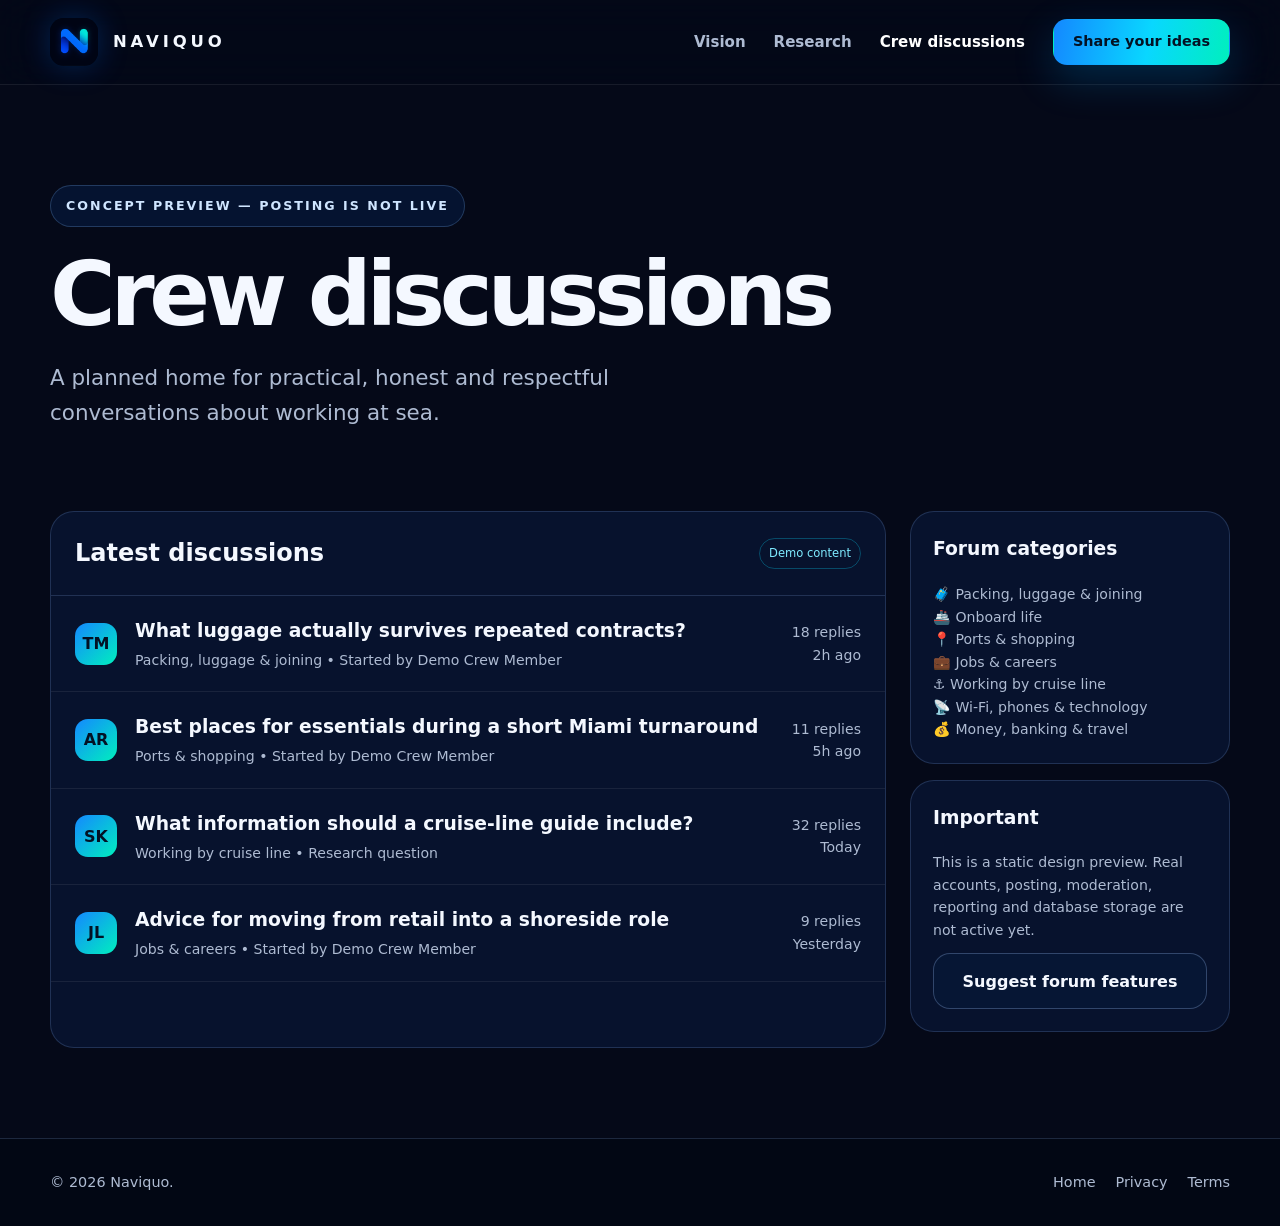
<file: forum.html>
<!doctype html><html lang="en"><head><meta charset="utf-8"><meta name="viewport" content="width=device-width,initial-scale=1"><title>Crew Discussions | Naviquo</title><meta name="description" content="A concept preview of Naviquo's planned cruise crew discussion community."><link rel="icon" href="Logo.png"><link rel="stylesheet" href="styles.css"></head><body><header class="site-header"><div class="container nav"><a class="brand" href="index.html"><span class="logo-shell"><img src="Logo.png" alt="Naviquo logo"></span><span class="brand-name">NAVIQUO</span></a><nav class="nav-links"><a href="index.html#vision">Vision</a><a href="index.html#research">Research</a><a class="active" href="forum.html">Crew discussions</a></nav><a class="button button-primary button-small" href="index.html#research">Share your ideas</a></div></header><main><section class="page-hero"><div class="container"><div class="eyebrow">Concept preview — posting is not live</div><h1>Crew discussions</h1><p class="hero-copy">A planned home for practical, honest and respectful conversations about working at sea.</p></div></section><div class="container forum-layout"><section class="panel"><div class="panel-header"><h2>Latest discussions</h2><span class="badge">Demo content</span></div><a class="discussion" href="topic.html"><span class="avatar">TM</span><div><h3>What luggage actually survives repeated contracts?</h3><p>Packing, luggage & joining • Started by Demo Crew Member</p></div><div class="discussion-meta">18 replies<br>2h ago</div></a><a class="discussion" href="topic.html"><span class="avatar">AR</span><div><h3>Best places for essentials during a short Miami turnaround</h3><p>Ports & shopping • Started by Demo Crew Member</p></div><div class="discussion-meta">11 replies<br>5h ago</div></a><a class="discussion" href="topic.html"><span class="avatar">SK</span><div><h3>What information should a cruise-line guide include?</h3><p>Working by cruise line • Research question</p></div><div class="discussion-meta">32 replies<br>Today</div></a><a class="discussion" href="topic.html"><span class="avatar">JL</span><div><h3>Advice for moving from retail into a shoreside role</h3><p>Jobs & careers • Started by Demo Crew Member</p></div><div class="discussion-meta">9 replies<br>Yesterday</div></a></section><aside><div class="side-card"><h3>Forum categories</h3><p>🧳 Packing, luggage & joining</p><p>🚢 Onboard life</p><p>📍 Ports & shopping</p><p>💼 Jobs & careers</p><p>⚓ Working by cruise line</p><p>📡 Wi-Fi, phones & technology</p><p>💰 Money, banking & travel</p></div><div class="side-card"><h3>Important</h3><p>This is a static design preview. Real accounts, posting, moderation, reporting and database storage are not active yet.</p><a class="button button-secondary" href="index.html#research">Suggest forum features</a></div></aside></div></main><footer><div class="container footer-row"><span>© 2026 Naviquo.</span><div class="footer-links"><a href="index.html">Home</a><a href="privacy.html">Privacy</a><a href="terms.html">Terms</a></div></div></footer></body></html>
</file>
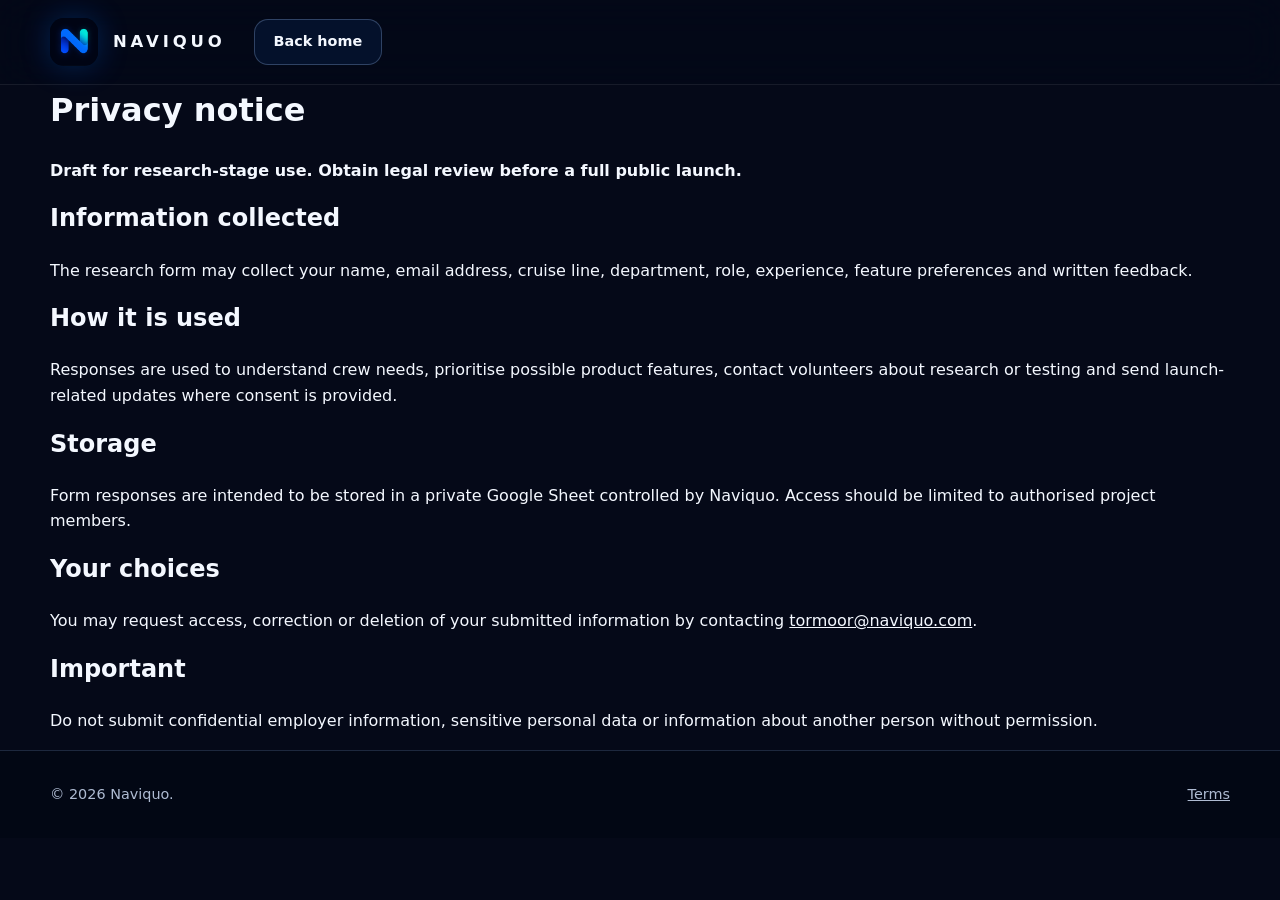
<file: privacy.html>
<!doctype html><html lang="en"><head><meta charset="utf-8"><meta name="viewport" content="width=device-width,initial-scale=1"><title>Privacy Notice | Naviquo</title><link rel="icon" href="Logo.png"><link rel="stylesheet" href="styles.css"></head><body><header class="site-header"><div class="container nav"><a class="brand" href="index.html"><span class="logo-shell"><img src="Logo.png" alt="Naviquo logo"></span><span class="brand-name">NAVIQUO</span></a><a class="button button-secondary button-small" href="index.html">Back home</a></div></header><main class="container legal"><h1>Privacy notice</h1><p><strong>Draft for research-stage use. Obtain legal review before a full public launch.</strong></p><h2>Information collected</h2><p>The research form may collect your name, email address, cruise line, department, role, experience, feature preferences and written feedback.</p><h2>How it is used</h2><p>Responses are used to understand crew needs, prioritise possible product features, contact volunteers about research or testing and send launch-related updates where consent is provided.</p><h2>Storage</h2><p>Form responses are intended to be stored in a private Google Sheet controlled by Naviquo. Access should be limited to authorised project members.</p><h2>Your choices</h2><p>You may request access, correction or deletion of your submitted information by contacting <a href="mailto:tormoor@naviquo.com">tormoor@naviquo.com</a>.</p><h2>Important</h2><p>Do not submit confidential employer information, sensitive personal data or information about another person without permission.</p></main><footer><div class="container footer-row"><span>© 2026 Naviquo.</span><a href="terms.html">Terms</a></div></footer></body></html>
</file>
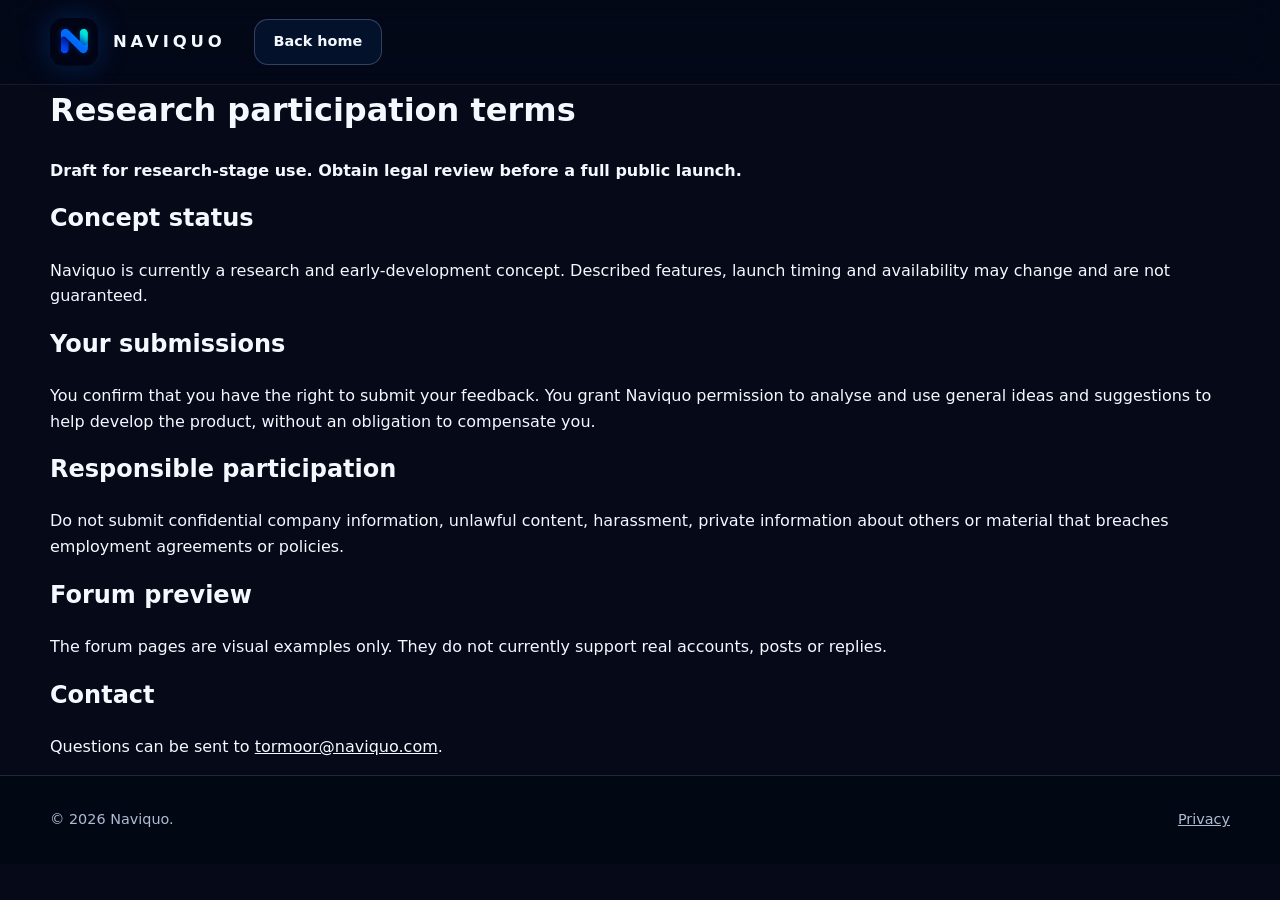
<file: terms.html>
<!doctype html><html lang="en"><head><meta charset="utf-8"><meta name="viewport" content="width=device-width,initial-scale=1"><title>Terms | Naviquo</title><link rel="icon" href="Logo.png"><link rel="stylesheet" href="styles.css"></head><body><header class="site-header"><div class="container nav"><a class="brand" href="index.html"><span class="logo-shell"><img src="Logo.png" alt="Naviquo logo"></span><span class="brand-name">NAVIQUO</span></a><a class="button button-secondary button-small" href="index.html">Back home</a></div></header><main class="container legal"><h1>Research participation terms</h1><p><strong>Draft for research-stage use. Obtain legal review before a full public launch.</strong></p><h2>Concept status</h2><p>Naviquo is currently a research and early-development concept. Described features, launch timing and availability may change and are not guaranteed.</p><h2>Your submissions</h2><p>You confirm that you have the right to submit your feedback. You grant Naviquo permission to analyse and use general ideas and suggestions to help develop the product, without an obligation to compensate you.</p><h2>Responsible participation</h2><p>Do not submit confidential company information, unlawful content, harassment, private information about others or material that breaches employment agreements or policies.</p><h2>Forum preview</h2><p>The forum pages are visual examples only. They do not currently support real accounts, posts or replies.</p><h2>Contact</h2><p>Questions can be sent to <a href="mailto:tormoor@naviquo.com">tormoor@naviquo.com</a>.</p></main><footer><div class="container footer-row"><span>© 2026 Naviquo.</span><a href="privacy.html">Privacy</a></div></footer></body></html>
</file>
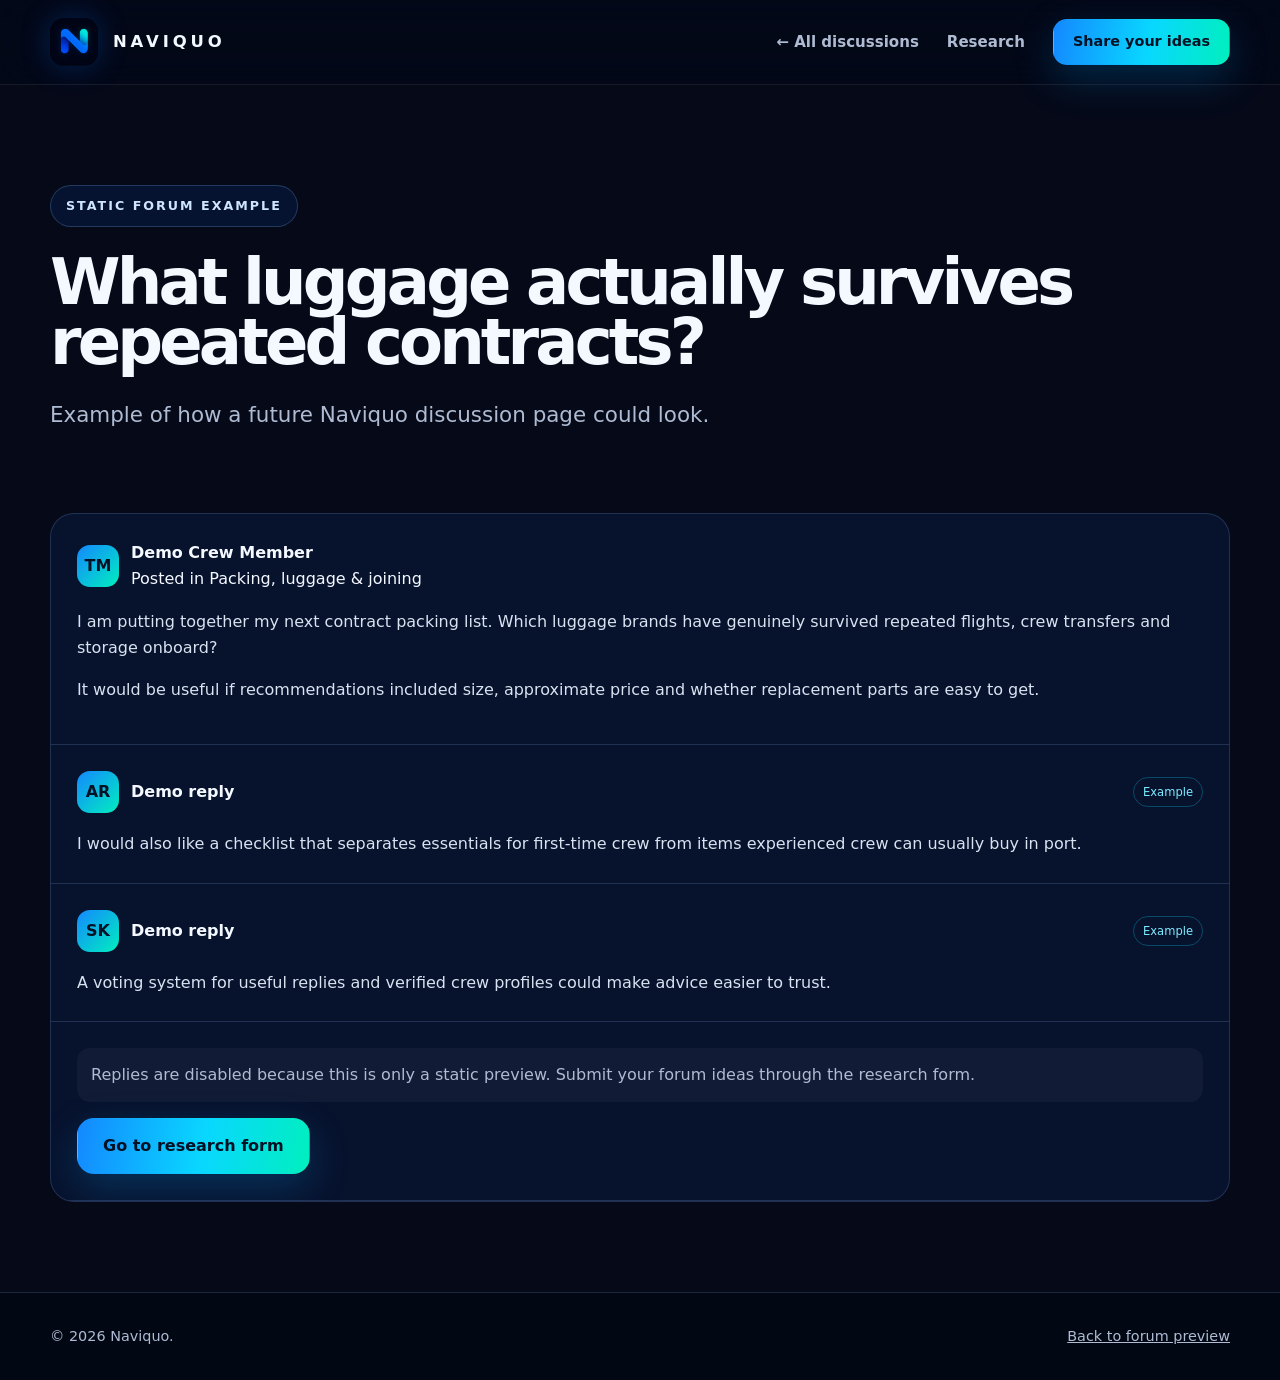
<file: topic.html>
<!doctype html><html lang="en"><head><meta charset="utf-8"><meta name="viewport" content="width=device-width,initial-scale=1"><title>Discussion Preview | Naviquo</title><link rel="icon" href="Logo.png"><link rel="stylesheet" href="styles.css"></head><body><header class="site-header"><div class="container nav"><a class="brand" href="index.html"><span class="logo-shell"><img src="Logo.png" alt="Naviquo logo"></span><span class="brand-name">NAVIQUO</span></a><nav class="nav-links"><a href="forum.html">← All discussions</a><a href="index.html#research">Research</a></nav><a class="button button-primary button-small" href="index.html#research">Share your ideas</a></div></header><main><section class="page-hero"><div class="container"><div class="eyebrow">Static forum example</div><h1 style="font-size:clamp(2.3rem,5vw,4.7rem)">What luggage actually survives repeated contracts?</h1><p class="hero-copy">Example of how a future Naviquo discussion page could look.</p></div></section><div class="container" style="padding-bottom:90px"><article class="panel"><div class="topic"><div class="topic-meta"><span class="avatar">TM</span><span><strong>Demo Crew Member</strong><br>Posted in Packing, luggage & joining</span></div><div class="topic-body"><p>I am putting together my next contract packing list. Which luggage brands have genuinely survived repeated flights, crew transfers and storage onboard?</p><p>It would be useful if recommendations included size, approximate price and whether replacement parts are easy to get.</p></div></div><div class="reply"><div class="reply-head"><span class="avatar">AR</span><strong>Demo reply</strong><span class="badge">Example</span></div><p class="topic-body">I would also like a checklist that separates essentials for first-time crew from items experienced crew can usually buy in port.</p></div><div class="reply"><div class="reply-head"><span class="avatar">SK</span><strong>Demo reply</strong><span class="badge">Example</span></div><p class="topic-body">A voting system for useful replies and verified crew profiles could make advice easier to trust.</p></div><div class="reply"><p class="notice">Replies are disabled because this is only a static preview. Submit your forum ideas through the research form.</p><a class="button button-primary" href="index.html#research">Go to research form</a></div></article></div></main><footer><div class="container footer-row"><span>© 2026 Naviquo.</span><a href="forum.html">Back to forum preview</a></div></footer></body></html>
</file>
<file: styles.css>
:root{--bg:#050918;--bg2:#07132d;--panel:rgba(10,24,52,.76);--panel2:rgba(11,31,68,.92);--line:rgba(151,190,255,.18);--text:#f4f8ff;--muted:#aebbd2;--blue:#1488ff;--cyan:#09d7ff;--mint:#00efbe;--shadow:0 24px 80px rgba(0,0,0,.35);--radius:28px;--max:1180px}*{box-sizing:border-box}html{scroll-behavior:smooth}body{margin:0;font-family:Inter,ui-sans-serif,system-ui,-apple-system,BlinkMacSystemFont,"Segoe UI",sans-serif;color:var(--text);background:var(--bg);line-height:1.6;overflow-x:hidden}body.menu-open{overflow:hidden}a{color:inherit}img{max-width:100%;display:block}.site-bg{position:fixed;inset:0;z-index:-2;background:radial-gradient(circle at 18% 6%,rgba(0,119,255,.32),transparent 28%),radial-gradient(circle at 78% 30%,rgba(0,237,190,.11),transparent 24%),linear-gradient(180deg,#07112a 0%,#051027 40%,#030714 100%)}.site-bg:after{content:"";position:absolute;inset:0;background-image:linear-gradient(rgba(255,255,255,.022) 1px,transparent 1px),linear-gradient(90deg,rgba(255,255,255,.022) 1px,transparent 1px);background-size:54px 54px;mask-image:linear-gradient(to bottom,black,transparent 75%)}.container{width:min(calc(100% - 40px),var(--max));margin-inline:auto}.section{padding:110px 0}.site-header{position:sticky;top:0;z-index:50;border-bottom:1px solid rgba(255,255,255,.08);background:rgba(3,8,24,.78);backdrop-filter:blur(20px)}.nav{height:84px;display:flex;align-items:center;gap:28px}.brand{display:inline-flex;align-items:center;gap:15px;text-decoration:none;font-weight:800;letter-spacing:.24em}.logo-shell{width:48px;height:48px;border-radius:14px;overflow:hidden;box-shadow:0 0 30px rgba(0,111,255,.28)}.brand-name{font-size:1.03rem}.nav-links{display:flex;align-items:center;gap:28px;margin-left:auto}.nav-links a{text-decoration:none;color:var(--muted);font-weight:700;font-size:.94rem}.nav-links a:hover,.nav-links a.active{color:#fff}.nav-cta{margin-left:4px}.menu-toggle{display:none;margin-left:auto;border:0;background:transparent;width:42px;height:42px;padding:9px}.menu-toggle span{display:block;height:2px;background:#fff;margin:6px 0;border-radius:2px}.button{display:inline-flex;align-items:center;justify-content:center;min-height:56px;padding:0 25px;border-radius:17px;text-decoration:none;border:1px solid transparent;font-weight:800;font-size:1rem;cursor:pointer;transition:.2s transform,.2s box-shadow,.2s border-color;background:none;color:var(--text)}.button:hover{transform:translateY(-2px)}.button-primary{color:#031124;background:linear-gradient(100deg,var(--blue),var(--cyan) 54%,var(--mint));box-shadow:0 14px 40px rgba(0,166,255,.22)}.button-primary:hover{box-shadow:0 18px 50px rgba(0,210,255,.3)}.button-secondary{border-color:rgba(163,201,255,.27);background:rgba(8,25,57,.6)}.button-secondary:hover{border-color:rgba(163,201,255,.55)}.button-small{min-height:46px;padding:0 19px;font-size:.9rem;border-radius:14px}.hero{padding-top:96px;min-height:calc(100vh - 84px);display:flex;align-items:center}.hero-grid{display:grid;grid-template-columns:1.08fr .92fr;gap:72px;align-items:center}.eyebrow{display:inline-flex;align-items:center;gap:10px;color:#cfe5ff;font-size:.79rem;font-weight:850;letter-spacing:.16em;text-transform:uppercase;border:1px solid rgba(132,190,255,.23);background:rgba(7,27,64,.62);padding:10px 15px;border-radius:999px}.status-dot{width:9px;height:9px;border-radius:50%;background:var(--mint);box-shadow:0 0 16px var(--mint)}h1,h2,h3,p{margin-top:0}.hero h1{font-size:clamp(4.1rem,8.2vw,7.6rem);line-height:.88;letter-spacing:-.07em;margin:31px 0 32px}.hero h1 span{color:#208cff}.hero h1 em{font-style:normal;color:#11d9dd}.hero-copy{font-size:clamp(1.08rem,1.8vw,1.34rem);color:var(--muted);max-width:690px}.hero-actions{display:flex;gap:14px;margin-top:35px}.trust-row{display:flex;flex-wrap:wrap;gap:20px;margin-top:29px;color:#d8e5f8;font-size:.9rem;font-weight:700}.trust-row span::first-letter{color:var(--mint)}.hero-card{position:relative}.concept-window{padding:14px;border:1px solid rgba(172,210,255,.21);background:linear-gradient(145deg,rgba(12,37,80,.82),rgba(5,13,32,.94));border-radius:34px;box-shadow:var(--shadow);transform:rotate(1.2deg)}.window-bar{display:flex;gap:7px;padding:4px 6px 13px}.window-bar span{width:8px;height:8px;border-radius:50%;background:rgba(255,255,255,.24)}.concept-header{display:flex;align-items:center;gap:13px;padding:14px;background:rgba(255,255,255,.045);border-radius:20px}.concept-header img{width:43px;height:43px;border-radius:12px}.concept-header div{display:flex;flex-direction:column}.concept-header small,.concept-stat-grid small{color:var(--muted)}.live-pill{margin-left:auto;background:rgba(0,239,190,.11);color:#73ffdc;border:1px solid rgba(0,239,190,.25);border-radius:999px;padding:5px 9px;font-size:.72rem;font-weight:800}.concept-content{padding:17px 2px 2px}.mini-map{height:260px;border-radius:24px;position:relative;overflow:hidden;background:radial-gradient(circle at 74% 25%,rgba(0,225,190,.23),transparent 20%),radial-gradient(circle at 28% 68%,rgba(0,126,255,.35),transparent 22%),linear-gradient(145deg,#071c47,#0a3267 52%,#052147)}.mini-map:before{content:"";position:absolute;inset:0;background-image:linear-gradient(32deg,transparent 44%,rgba(117,210,255,.14) 45%,transparent 47%),linear-gradient(143deg,transparent 58%,rgba(117,210,255,.12) 59%,transparent 61%)}.ship-marker{position:absolute;left:48%;top:43%;font-size:2.1rem;filter:drop-shadow(0 8px 10px rgba(0,0,0,.5))}.route{position:absolute;border-top:2px dashed rgba(100,240,255,.6);width:130px;transform-origin:left}.route-one{left:27%;top:59%;transform:rotate(-18deg)}.route-two{left:54%;top:49%;transform:rotate(-43deg);width:120px}.port{position:absolute;width:12px;height:12px;background:var(--mint);border:3px solid rgba(255,255,255,.8);border-radius:50%;box-shadow:0 0 18px var(--mint)}.port-one{left:23%;top:62%}.port-two{right:20%;top:24%}.concept-stat-grid{display:grid;grid-template-columns:1fr 1fr;gap:12px;margin-top:12px}.concept-stat-grid>div,.concept-feed{padding:16px;border:1px solid rgba(255,255,255,.08);background:rgba(255,255,255,.04);border-radius:17px}.concept-stat-grid div{display:flex;flex-direction:column}.concept-feed{display:flex;gap:12px;align-items:center;margin-top:12px}.concept-feed p{font-size:.84rem;color:var(--muted);margin:2px 0}.avatar{width:42px;height:42px;min-width:42px;border-radius:13px;display:grid;place-items:center;background:linear-gradient(135deg,var(--blue),var(--mint));color:#031124;font-weight:900}.concept-note{text-align:center;color:var(--muted);font-size:.85rem;margin:14px 0 0}.intro-strip{border-top:1px solid var(--line);border-bottom:1px solid var(--line);background:rgba(9,24,54,.44)}.vision-grid{display:grid;grid-template-columns:.88fr 1.12fr;gap:70px}.section-heading h2{font-size:clamp(2.5rem,5vw,4.9rem);line-height:1;letter-spacing:-.055em;margin:24px 0}.section-heading p{color:var(--muted);font-size:1.1rem;max-width:710px}.section-heading.centered{text-align:center;max-width:850px;margin:0 auto 54px}.section-heading.centered p{margin-inline:auto}.vision-copy>p{font-size:1.25rem;color:var(--muted)}.principles{display:grid;grid-template-columns:1fr 1fr;gap:14px;margin-top:34px}.principles>div{padding:22px;border:1px solid var(--line);border-radius:20px;background:rgba(255,255,255,.03)}.principles strong,.principles span{display:block}.principles span{color:var(--muted);font-size:.91rem;margin-top:4px}.feature-grid{display:grid;grid-template-columns:repeat(4,1fr);gap:16px}.feature-card{padding:27px 24px;min-height:260px;border-radius:24px;border:1px solid var(--line);background:linear-gradient(150deg,rgba(13,34,73,.78),rgba(6,15,35,.83));box-shadow:0 15px 50px rgba(0,0,0,.13);transition:.25s transform,.25s border-color}.feature-card:hover{transform:translateY(-5px);border-color:rgba(22,201,255,.42)}.feature-icon{display:grid;place-items:center;width:48px;height:48px;border-radius:14px;background:rgba(23,137,255,.13);font-size:1.4rem;margin-bottom:42px}.feature-card h3{font-size:1.12rem;margin-bottom:9px}.feature-card p{color:var(--muted);font-size:.93rem;margin:0}.discussion-preview{padding-top:30px}.split-card{display:grid;grid-template-columns:1fr 1fr;gap:70px;align-items:center;padding:62px;border:1px solid var(--line);border-radius:34px;background:radial-gradient(circle at 90% 20%,rgba(0,223,194,.12),transparent 28%),linear-gradient(145deg,rgba(9,31,70,.9),rgba(4,12,30,.95));box-shadow:var(--shadow)}.split-card h2{font-size:clamp(2.4rem,4vw,4rem);line-height:1.02;letter-spacing:-.05em;margin:24px 0}.split-card p{color:var(--muted);font-size:1.08rem}.topic-stack{display:grid;gap:13px}.topic-chip{display:flex;align-items:center;gap:15px;padding:19px;border:1px solid rgba(255,255,255,.09);border-radius:19px;background:rgba(255,255,255,.05)}.topic-chip>span{font-size:1.45rem}.topic-chip div{display:flex;flex-direction:column}.topic-chip small{color:var(--muted)}.research-section{background:linear-gradient(180deg,transparent,rgba(4,19,45,.9),transparent)}.research-grid{display:grid;grid-template-columns:.72fr 1.28fr;gap:54px;align-items:start}.research-intro{position:sticky;top:125px}.research-intro h2{font-size:clamp(2.6rem,4.7vw,4.7rem);line-height:1;letter-spacing:-.055em;margin:25px 0}.research-intro>p{font-size:1.12rem;color:var(--muted)}.check-list{padding:0;list-style:none;margin:28px 0}.check-list li{position:relative;padding:11px 0 11px 29px;border-bottom:1px solid rgba(255,255,255,.07);color:#dce7f8}.check-list li:before{content:"✓";position:absolute;left:0;color:var(--mint);font-weight:900}.form-card{padding:35px;border:1px solid rgba(159,203,255,.2);border-radius:30px;background:rgba(7,20,48,.89);box-shadow:var(--shadow)}.form-status{display:none;padding:14px 16px;border-radius:14px;margin-bottom:20px;font-weight:700}.form-status.success{display:block;background:rgba(0,239,190,.12);border:1px solid rgba(0,239,190,.3);color:#8dffe2}.form-status.error{display:block;background:rgba(255,88,116,.12);border:1px solid rgba(255,88,116,.28);color:#ffb0bd}.form-section-title{display:flex;align-items:center;gap:13px;padding:20px 0 16px;margin-top:6px}.form-section-title>span{width:34px;height:34px;border-radius:11px;display:grid;place-items:center;background:linear-gradient(135deg,var(--blue),var(--cyan));color:#041124;font-weight:900}.form-section-title div{display:flex;flex-direction:column}.form-section-title small{color:var(--muted)}.form-grid{display:grid;gap:16px}.form-grid.two-col{grid-template-columns:1fr 1fr}.field{display:grid;gap:8px;color:#e6effd;font-weight:700;font-size:.92rem}.field em{font-style:normal;color:#7f91ad;font-weight:600;font-size:.8rem}.field input,.field select,.field textarea{width:100%;border:1px solid rgba(158,198,255,.18);background:rgba(2,10,27,.69);color:#fff;border-radius:14px;padding:14px 15px;font:inherit;outline:none}.field textarea{resize:vertical}.field input:focus,.field select:focus,.field textarea:focus{border-color:rgba(23,194,255,.67);box-shadow:0 0 0 3px rgba(0,166,255,.11)}.choice-grid{display:grid;grid-template-columns:1fr 1fr;gap:11px}.choice input{position:absolute;opacity:0;pointer-events:none}.choice span{display:block;padding:13px 14px;border:1px solid rgba(158,198,255,.16);background:rgba(255,255,255,.026);border-radius:13px;color:#cfdaea;cursor:pointer;font-weight:700;font-size:.88rem}.choice input:checked+span{border-color:rgba(0,229,199,.6);background:rgba(0,229,199,.1);color:#fff}.consent{display:flex;align-items:flex-start;gap:12px;color:#c4d0e1;font-size:.88rem;margin:14px 0}.consent input{width:19px;height:19px;accent-color:#0ad5c9;margin-top:2px;flex:0 0 auto}.consent a{color:#66dfff}.submit-button{width:100%;margin-top:22px;border:0}.submit-button[disabled]{opacity:.65;cursor:wait;transform:none}.form-note{text-align:center;color:#7f91ad;font-size:.79rem;margin:12px 0 0}.honeypot{position:absolute!important;left:-9999px!important}.faq-wrap{display:grid;grid-template-columns:.75fr 1.25fr;gap:70px}.faq-list{border-top:1px solid var(--line)}details{border-bottom:1px solid var(--line);padding:22px 0}summary{cursor:pointer;font-size:1.05rem;font-weight:800;list-style:none;padding-right:35px;position:relative}summary::-webkit-details-marker{display:none}summary:after{content:"+";position:absolute;right:5px;color:var(--cyan);font-size:1.5rem;top:-4px}details[open] summary:after{content:"–"}details p{color:var(--muted);margin:15px 0 0;max-width:760px}footer{border-top:1px solid var(--line);padding:32px 0;background:rgba(2,7,19,.72)}.footer-row{display:flex;align-items:center;justify-content:space-between;gap:25px;color:var(--muted);font-size:.9rem}.footer-brand .logo-shell{width:38px;height:38px}.footer-brand .brand-name{font-size:.86rem}.footer-links{display:flex;gap:20px}.footer-links a{text-decoration:none}.page-hero{padding:100px 0 60px}.page-hero h1{font-size:clamp(3.4rem,7vw,6.5rem);line-height:.94;letter-spacing:-.06em;margin:25px 0}.forum-layout{display:grid;grid-template-columns:1fr 320px;gap:24px;padding-bottom:90px}.panel,.side-card{border:1px solid var(--line);background:rgba(8,22,52,.8);border-radius:24px}.panel{overflow:hidden}.panel-header{display:flex;justify-content:space-between;align-items:center;padding:22px 24px;border-bottom:1px solid var(--line)}.panel-header h2{margin:0}.badge{display:inline-flex;padding:5px 9px;border:1px solid rgba(10,217,255,.28);color:#7eeaff;border-radius:999px;font-size:.72rem}.discussion{display:grid;grid-template-columns:46px 1fr auto;gap:14px;align-items:center;padding:20px 24px;text-decoration:none;border-bottom:1px solid rgba(255,255,255,.07)}.discussion:hover{background:rgba(255,255,255,.035)}.discussion h3{margin:0 0 3px}.discussion p,.discussion-meta,.side-card p{color:var(--muted);font-size:.88rem;margin:0}.discussion-meta{text-align:right}.side-card{padding:22px;margin-bottom:16px}.side-card .button{width:100%;margin-top:12px}.topic,.reply{padding:26px;border-bottom:1px solid var(--line)}.topic-meta,.reply-head{display:flex;gap:12px;align-items:center}.topic-body{color:#d8e2f0;margin:18px 0 0}.reply-head .badge{margin-left:auto}.notice{padding:14px;border-radius:13px;background:rgba(255,255,255,.04);color:var(--muted)}.reveal{opacity:0;transform:translateY(18px);transition:.65s ease}.reveal.visible{opacity:1;transform:none}.delay-1{transition-delay:.1s}.delay-2{transition-delay:.2s}@media(max-width:980px){.nav-links{position:fixed;inset:84px 0 auto 0;padding:25px 20px;background:rgba(3,8,24,.98);border-bottom:1px solid var(--line);display:none;flex-direction:column;align-items:flex-start}.menu-open .nav-links{display:flex}.menu-toggle{display:block}.nav-cta{display:none}.hero-grid,.vision-grid,.research-grid,.faq-wrap,.split-card{grid-template-columns:1fr}.hero-card{max-width:620px;margin-inline:auto}.research-intro{position:static}.feature-grid{grid-template-columns:repeat(2,1fr)}.split-card{gap:35px}.forum-layout{grid-template-columns:1fr}.section{padding:82px 0}}@media(max-width:640px){.container{width:min(calc(100% - 28px),var(--max))}.nav{height:72px}.nav-links{inset:72px 0 auto}.logo-shell{width:43px;height:43px}.brand-name{font-size:.9rem}.hero{padding-top:65px;min-height:auto}.hero-grid{gap:48px}.hero h1{font-size:clamp(3.45rem,18vw,5.6rem)}.hero-actions{display:grid}.button{width:100%}.trust-row{display:grid;gap:8px}.concept-window{border-radius:25px}.mini-map{height:210px}.section{padding:68px 0}.principles,.feature-grid,.form-grid.two-col,.choice-grid{grid-template-columns:1fr}.feature-card{min-height:auto}.feature-icon{margin-bottom:28px}.split-card{padding:30px 22px;border-radius:25px}.form-card{padding:24px 18px;border-radius:23px}.footer-row{flex-direction:column;text-align:center}.footer-links{flex-wrap:wrap;justify-content:center}.discussion{grid-template-columns:42px 1fr}.discussion-meta{display:none}.page-hero{padding:70px 0 40px}}
</file>
